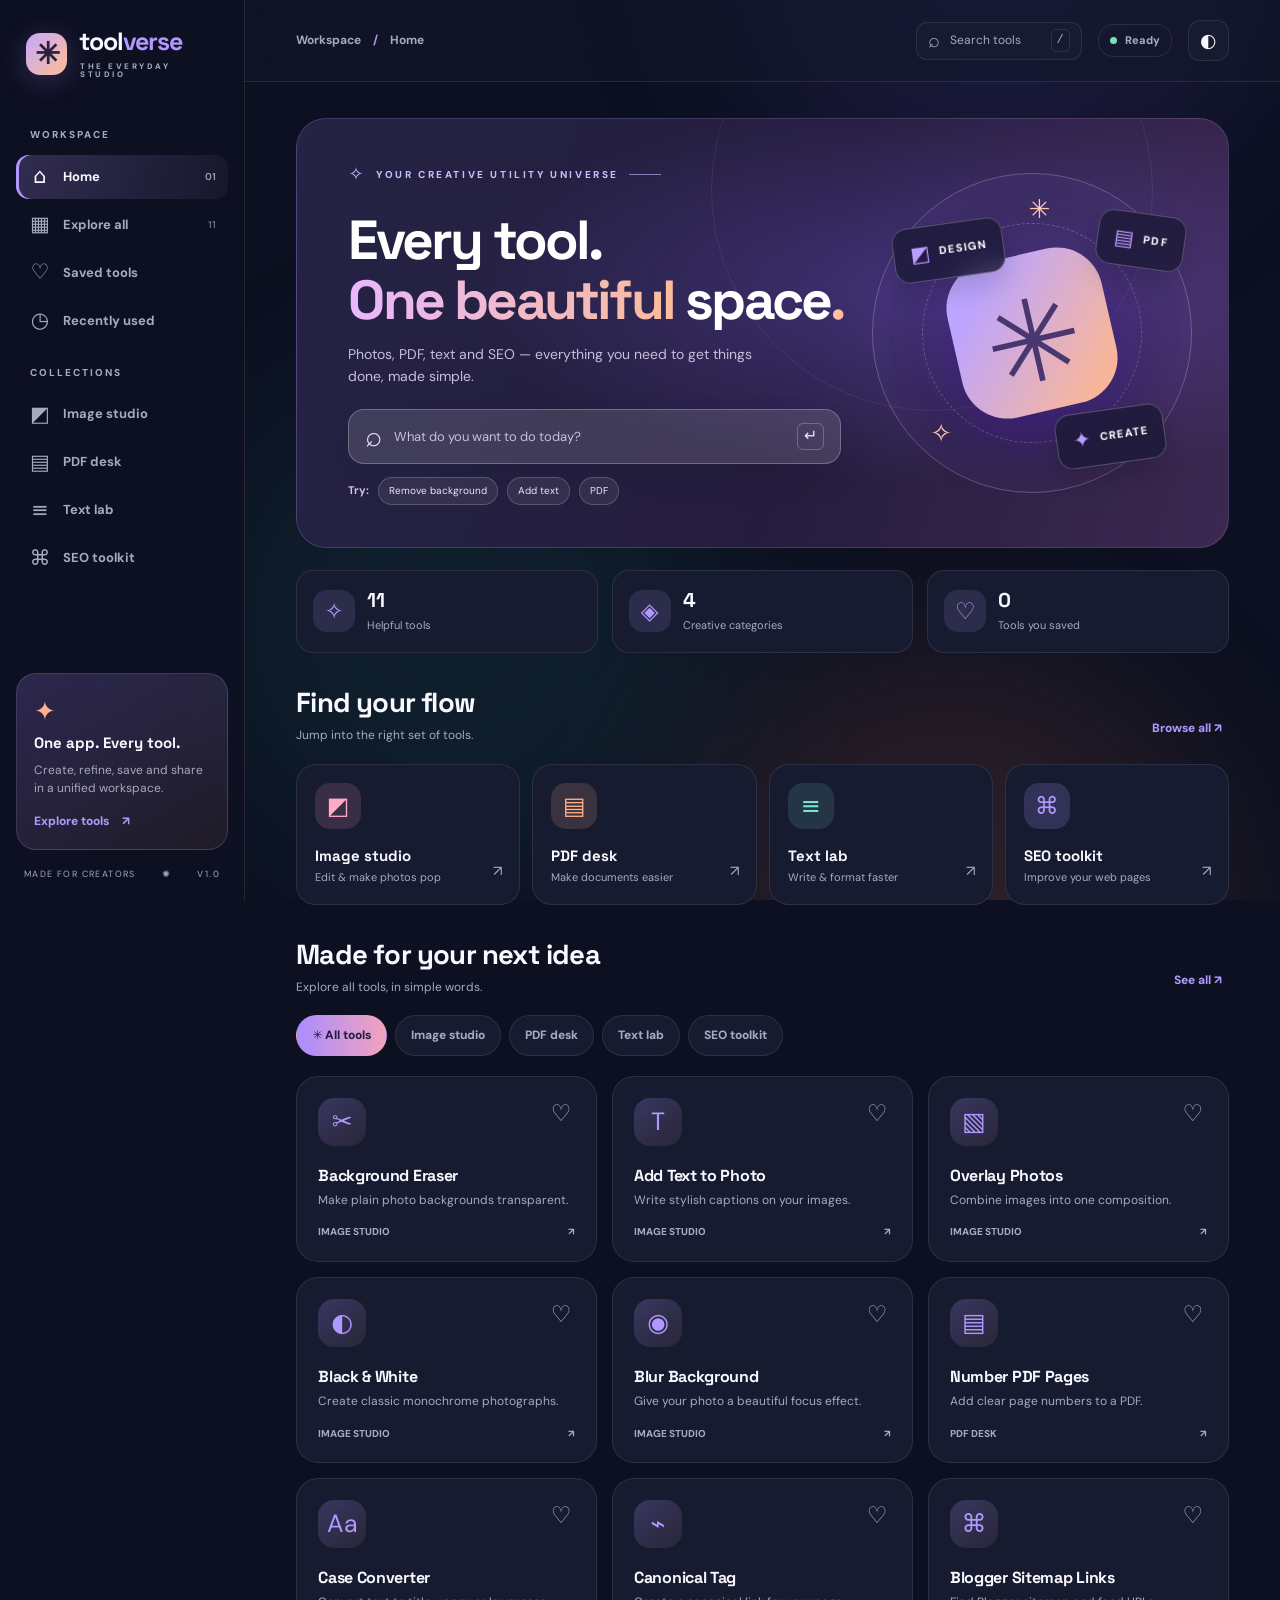
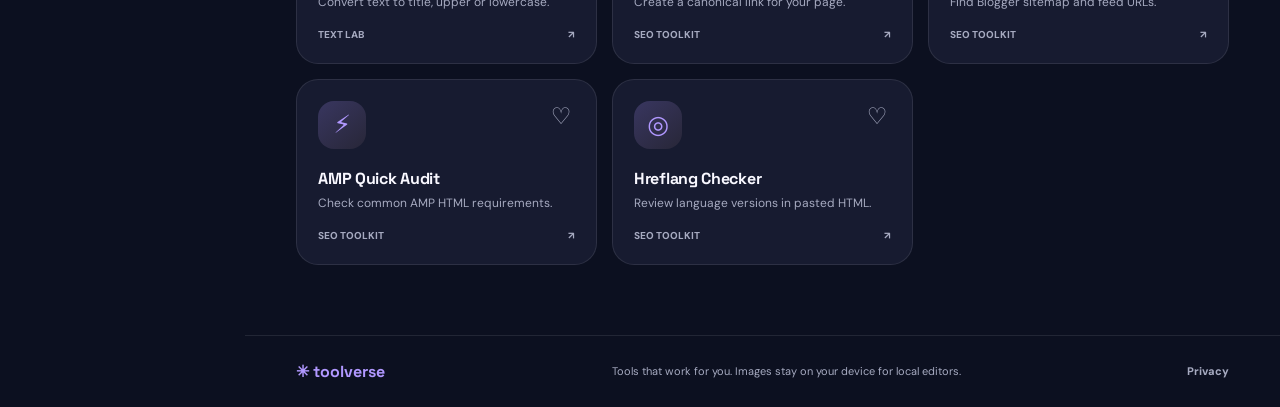
<file: index.html>
<!doctype html>
<html lang="en">
<head>
  <meta charset="utf-8">
  <meta name="viewport" content="width=device-width, initial-scale=1, viewport-fit=cover">
  <meta name="theme-color" content="#101124">
  <meta name="description" content="Toolverse: free photo tools, PDF editing, text converters and SEO utilities in one easy workspace.">
  <meta name="robots" content="index,follow">
  <title>Toolverse — All your everyday tools in one app</title>
  <link rel="icon" href="./assets/icon.svg" type="image/svg+xml">
  <link rel="manifest" href="./manifest.webmanifest">
  <meta name="apple-mobile-web-app-capable" content="yes">
  <link rel="stylesheet" href="./assets/styles.css">
</head>
<body>
  <div class="bg-orbs" aria-hidden="true"><i></i><i></i><i></i></div>
  <div class="app">
    <aside class="sidebar" aria-label="Main navigation">
      <a href="./" class="brand" data-nav="home"><span class="brand-icon">✳</span><span>tool<span class="brand-accent">verse</span><small>THE EVERYDAY STUDIO</small></span></a>
      <div class="side-caption">WORKSPACE</div>
      <nav class="side-links" id="sideNav">
        <a href="#home" data-nav="home" class="active"><span>⌂</span> Home <b>01</b></a>
        <a href="#explore" data-nav="explore"><span>▦</span> Explore all <b>11</b></a>
        <a href="#saved" data-nav="saved"><span>♡</span> Saved tools</a>
        <a href="#recent" data-nav="recent"><span>◷</span> Recently used</a>
      </nav>
      <div class="side-caption">COLLECTIONS</div>
      <nav class="side-links" id="categoryNav">
        <a href="#category/image" data-category="image"><span>◩</span> Image studio</a>
        <a href="#category/pdf" data-category="pdf"><span>▤</span> PDF desk</a>
        <a href="#category/text" data-category="text"><span>≡</span> Text lab</a>
        <a href="#category/seo" data-category="seo"><span>⌘</span> SEO toolkit</a>
      </nav>
      <div class="side-panel"><span class="side-panel-dot">✦</span><strong>One app. Every tool.</strong><p>Create, refine, save and share in a unified workspace.</p><a href="#explore">Explore tools <span>↗</span></a></div>
      <div class="sidebar-footer">MADE FOR CREATORS <span>✺</span> V1.0</div>
    </aside>
    <div class="main-shell">
      <header class="topbar">
        <div class="top-left"><button class="icon-btn menu-btn" type="button" id="menuBtn" aria-label="Open menu">☰</button><span class="breadcrumb" id="breadcrumb">Workspace <em>/</em> Home</span></div>
        <div class="top-actions">
          <button class="mini-search" type="button" id="searchFocus"><span>⌕</span><span>Search tools</span><kbd>/</kbd></button>
          <span class="online-pill" id="networkBadge"><i></i> Ready</span>
          <button class="icon-btn" type="button" id="themeBtn" aria-label="Toggle color theme" title="Toggle theme">◐</button>
        </div>
      </header>
      <main id="main" tabindex="-1">
        <section class="hero" aria-labelledby="mainTitle">
          <div class="hero-copy">
            <div class="eyebrow"><span>✧</span> YOUR CREATIVE UTILITY UNIVERSE <span class="eyebrow-line"></span></div>
            <h1 id="mainTitle">Every tool.<br><span>One beautiful</span> space<span class="accent-dot">.</span></h1>
            <p>Photos, PDF, text and SEO — everything you need to get things done, made simple.</p>
            <div class="search-wrap"><span class="search-glyph">⌕</span><input id="searchInput" type="search" placeholder="What do you want to do today?" aria-label="Search tools" autocomplete="off"><span class="search-key">↵</span></div>
            <div class="hero-trends"><strong>Try:</strong><button data-search="Remove background">Remove background</button><button data-search="Add text">Add text</button><button data-search="PDF">PDF</button></div>
          </div>
          <div class="hero-art" aria-hidden="true"><div class="art-ring ring-1"></div><div class="art-ring ring-2"></div><div class="art-center">✳</div><div class="art-float one"><span>◩</span> DESIGN</div><div class="art-float two"><span>▤</span> PDF</div><div class="art-float three"><span>✦</span> CREATE</div><div class="art-spark one">✳</div><div class="art-spark two">✧</div></div>
        </section>
        <div id="dynamic"></div>
        <noscript><section class="fallback"><h2>Explore 11 tools</h2><p>Enable JavaScript to use the tools.</p><p>Image overlays, add text to photo, simple background eraser, black and white converter, blur photo, PDF page numbers, case converter, canonical tag generator, Blogger sitemap helper, AMP HTML audit and hreflang checker.</p></section></noscript>
      </main>
      <footer class="footer"><span>✳ toolverse</span><span>Tools that work for you. Images stay on your device for local editors.</span><a href="./privacy.html">Privacy</a></footer>
    </div>
  </div>
  <nav class="bottom-nav" aria-label="Mobile navigation">
    <a href="#home" data-nav="home" class="active"><span>⌂</span><small>Home</small></a>
    <a href="#explore" data-nav="explore"><span>▦</span><small>Explore</small></a>
    <a href="#saved" data-nav="saved"><span>♡</span><small>Saved</small></a>
    <a href="#recent" data-nav="recent"><span>◷</span><small>Recent</small></a>
  </nav>
  <div id="drawerShade" class="drawer-shade" hidden></div>
  <div id="toast" role="status" aria-live="polite"></div>
  <script defer src="./assets/app.js"></script>
  <script defer src="./assets/tools.js"></script>
</body>
</html>
</file>
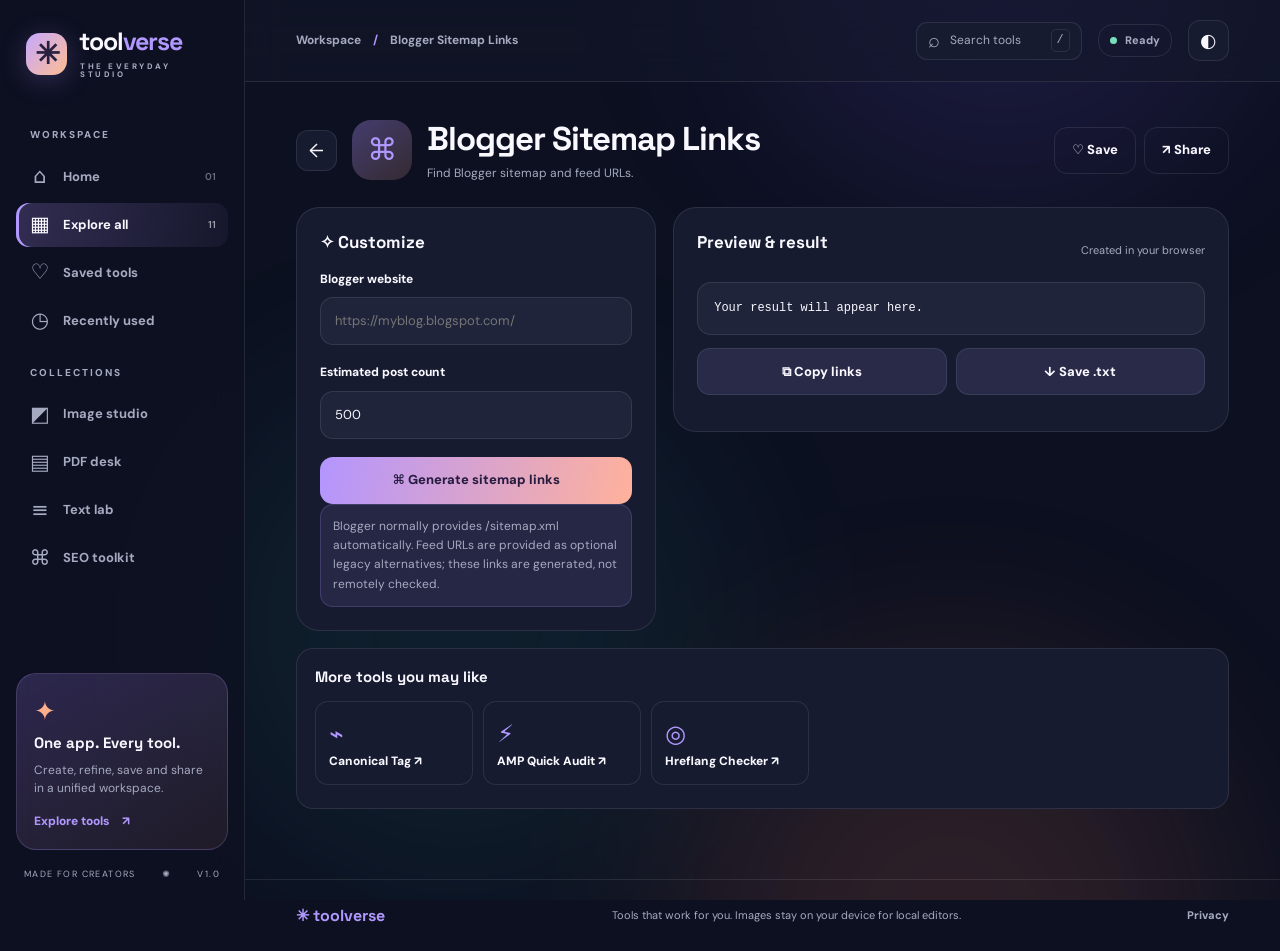
<file: adaptive.html>
<!doctype html><html lang="en"><head><meta charset="utf-8"><meta name="viewport" content="width=device-width,initial-scale=1"><meta name="robots" content="noindex,follow"><meta http-equiv="refresh" content="0;url=./index.html#tool/adaptive-sitemap"><title>Opening Toolverse tool…</title></head><body><p><a href="./index.html#tool/adaptive-sitemap">Open this tool in Toolverse</a></p></body></html>
</file>
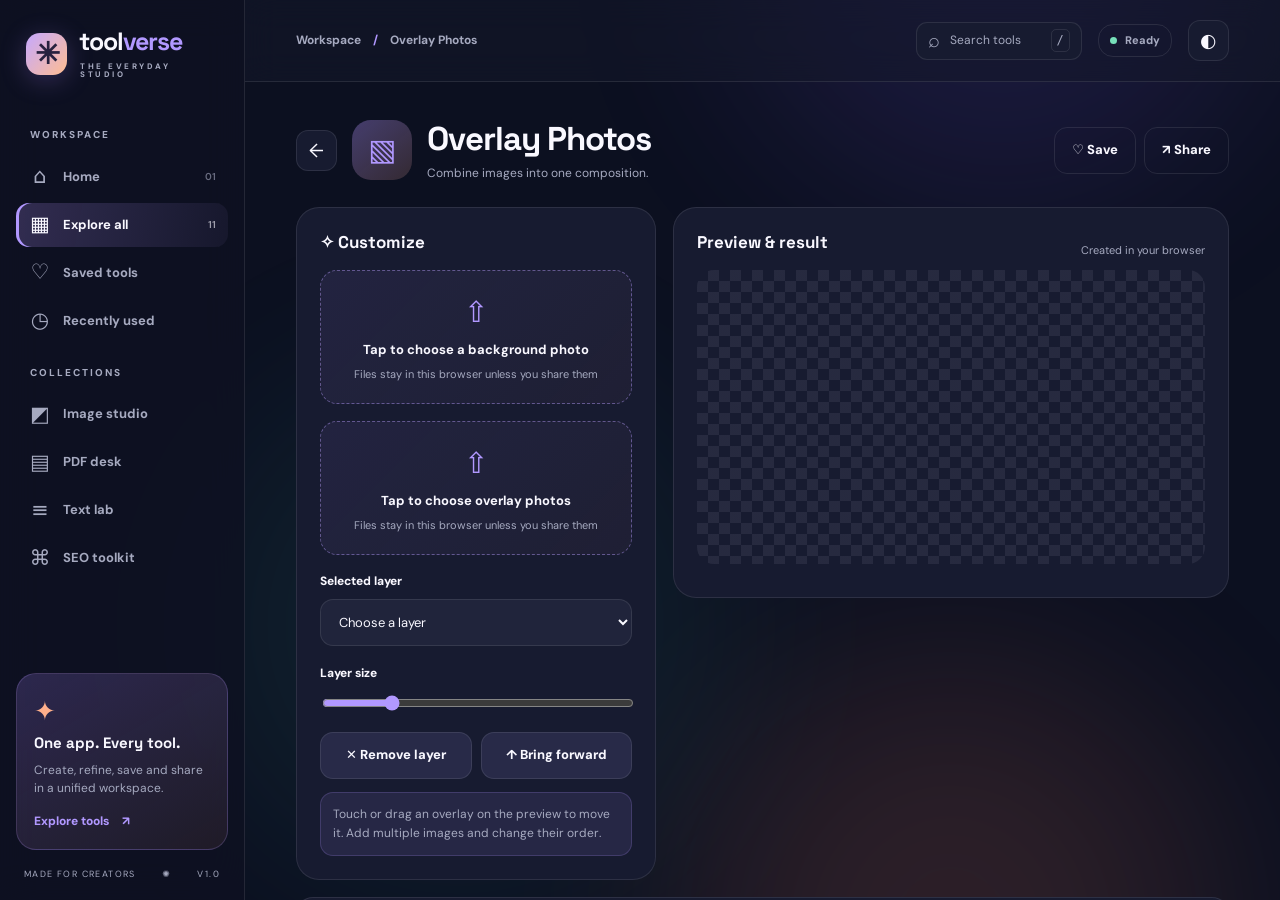
<file: add-images.html>
<!doctype html><html lang="en"><head><meta charset="utf-8"><meta name="viewport" content="width=device-width,initial-scale=1"><meta name="robots" content="noindex,follow"><meta http-equiv="refresh" content="0;url=./index.html#tool/add-images"><title>Opening Toolverse tool…</title></head><body><p><a href="./index.html#tool/add-images">Open this tool in Toolverse</a></p></body></html>
</file>
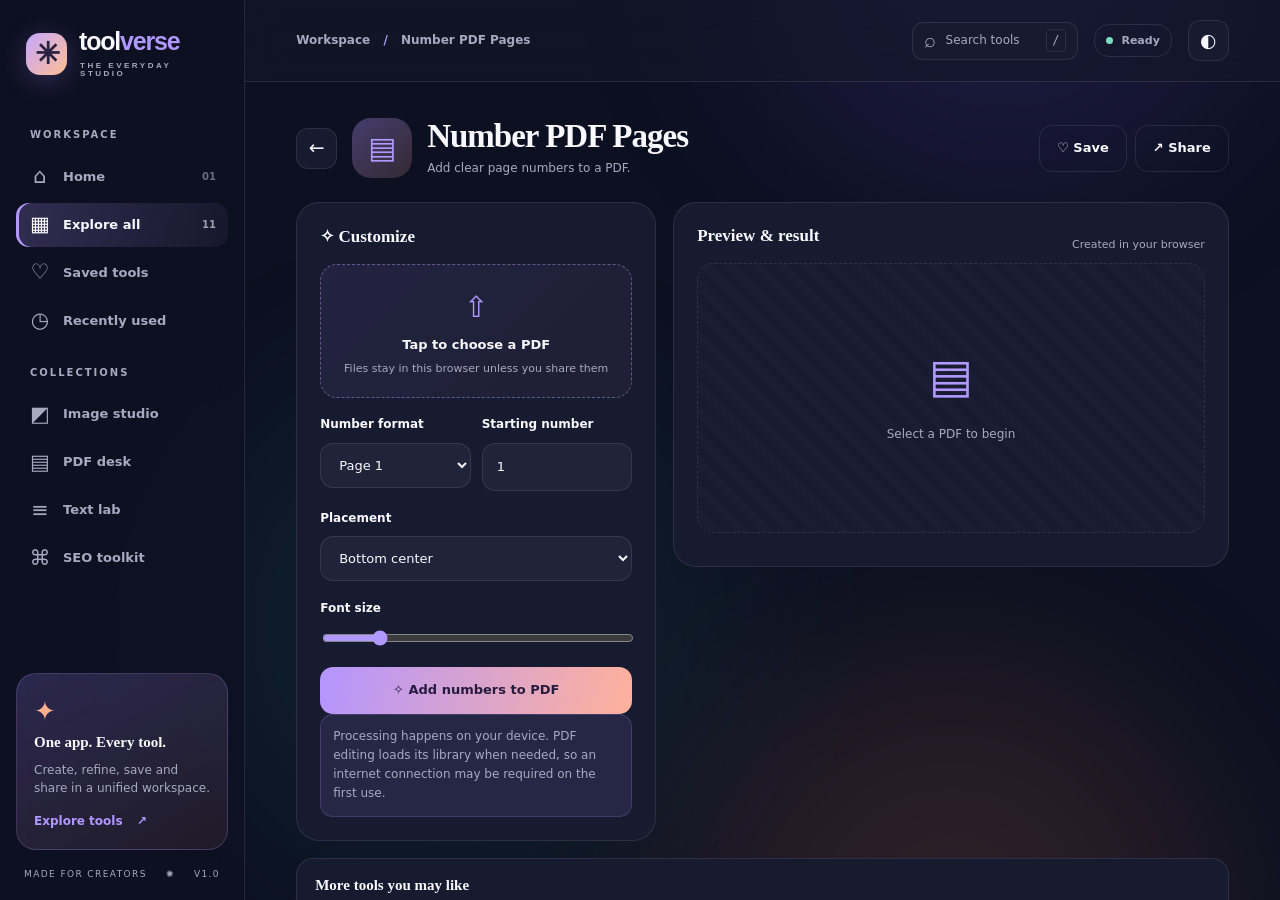
<file: add-pages.html>
<!doctype html><html lang="en"><head><meta charset="utf-8"><meta name="viewport" content="width=device-width,initial-scale=1"><meta name="robots" content="noindex,follow"><meta http-equiv="refresh" content="0;url=./index.html#tool/add-pages"><title>Opening Toolverse tool…</title></head><body><p><a href="./index.html#tool/add-pages">Open this tool in Toolverse</a></p></body></html>
</file>
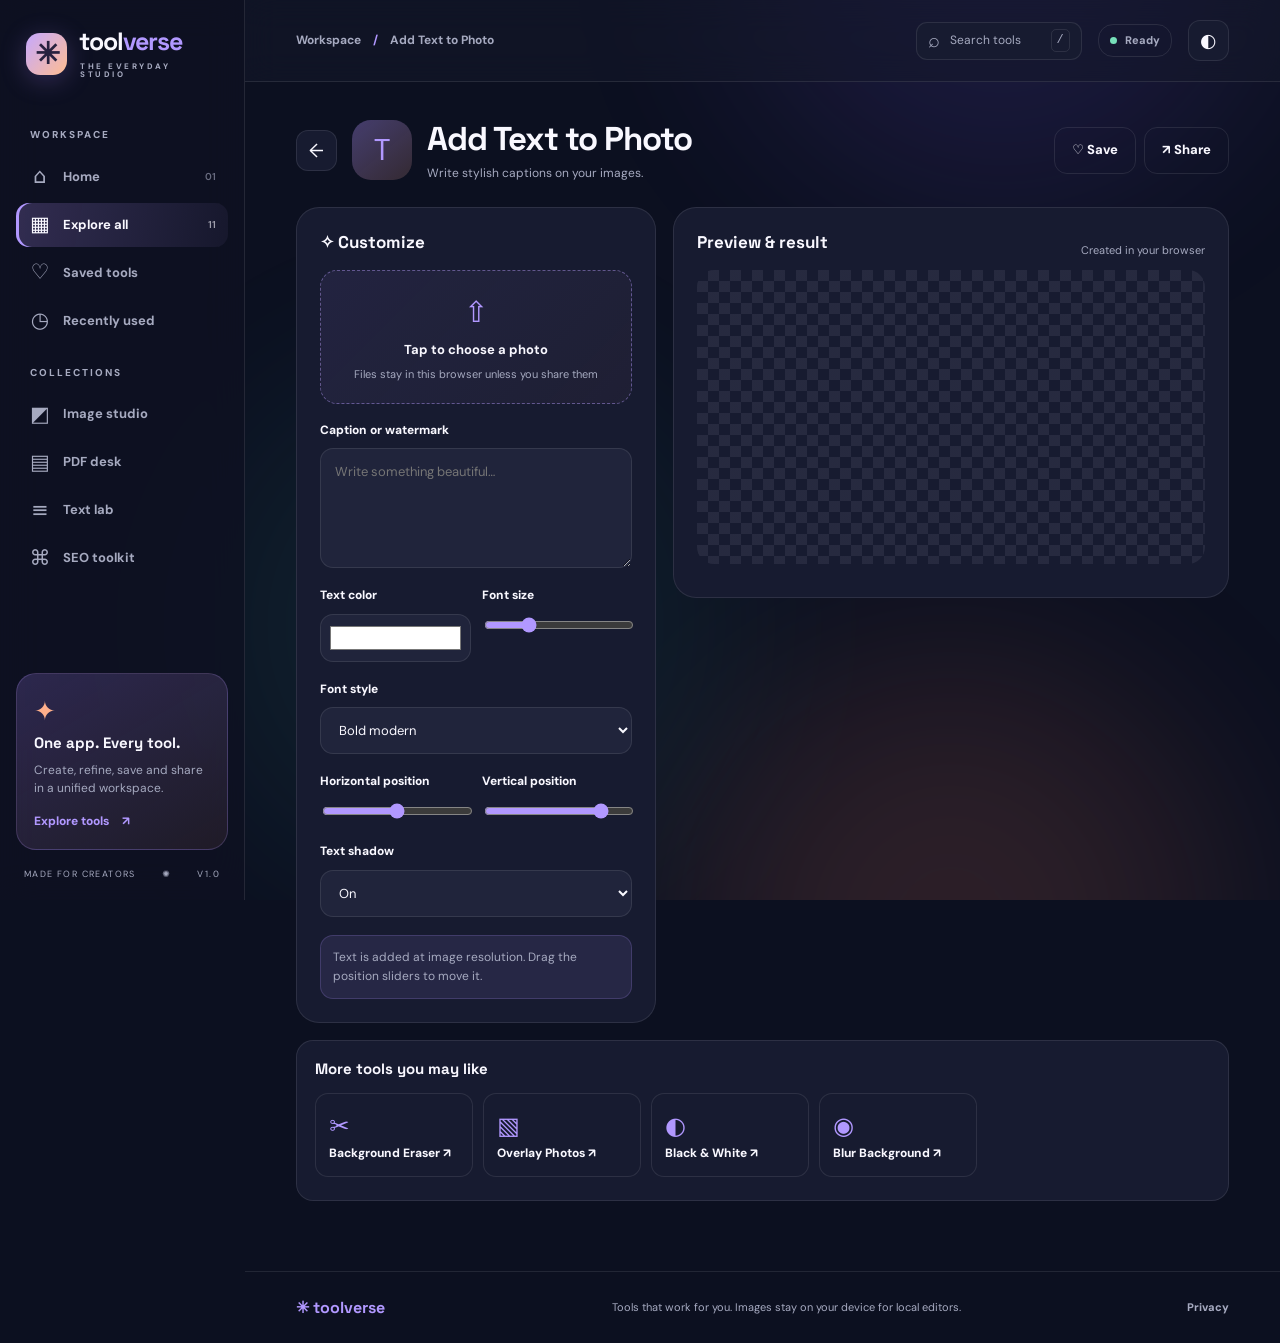
<file: add-text.html>
<!doctype html><html lang="en"><head><meta charset="utf-8"><meta name="viewport" content="width=device-width,initial-scale=1"><meta name="robots" content="noindex,follow"><meta http-equiv="refresh" content="0;url=./index.html#tool/add-text"><title>Opening Toolverse tool…</title></head><body><p><a href="./index.html#tool/add-text">Open this tool in Toolverse</a></p></body></html>
</file>
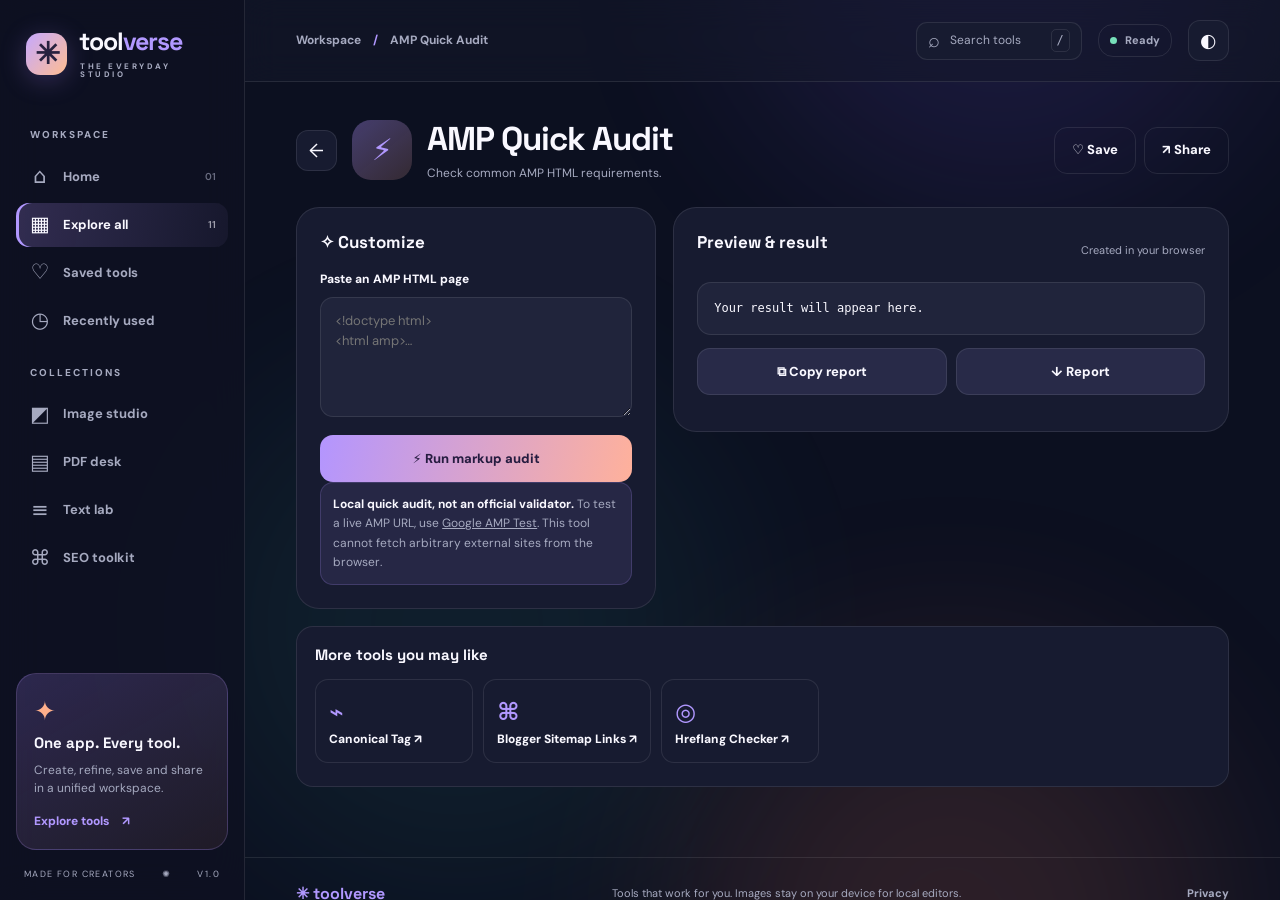
<file: amp-validator.html>
<!doctype html><html lang="en"><head><meta charset="utf-8"><meta name="viewport" content="width=device-width,initial-scale=1"><meta name="robots" content="noindex,follow"><meta http-equiv="refresh" content="0;url=./index.html#tool/amp-validator"><title>Opening Toolverse tool…</title></head><body><p><a href="./index.html#tool/amp-validator">Open this tool in Toolverse</a></p></body></html>
</file>
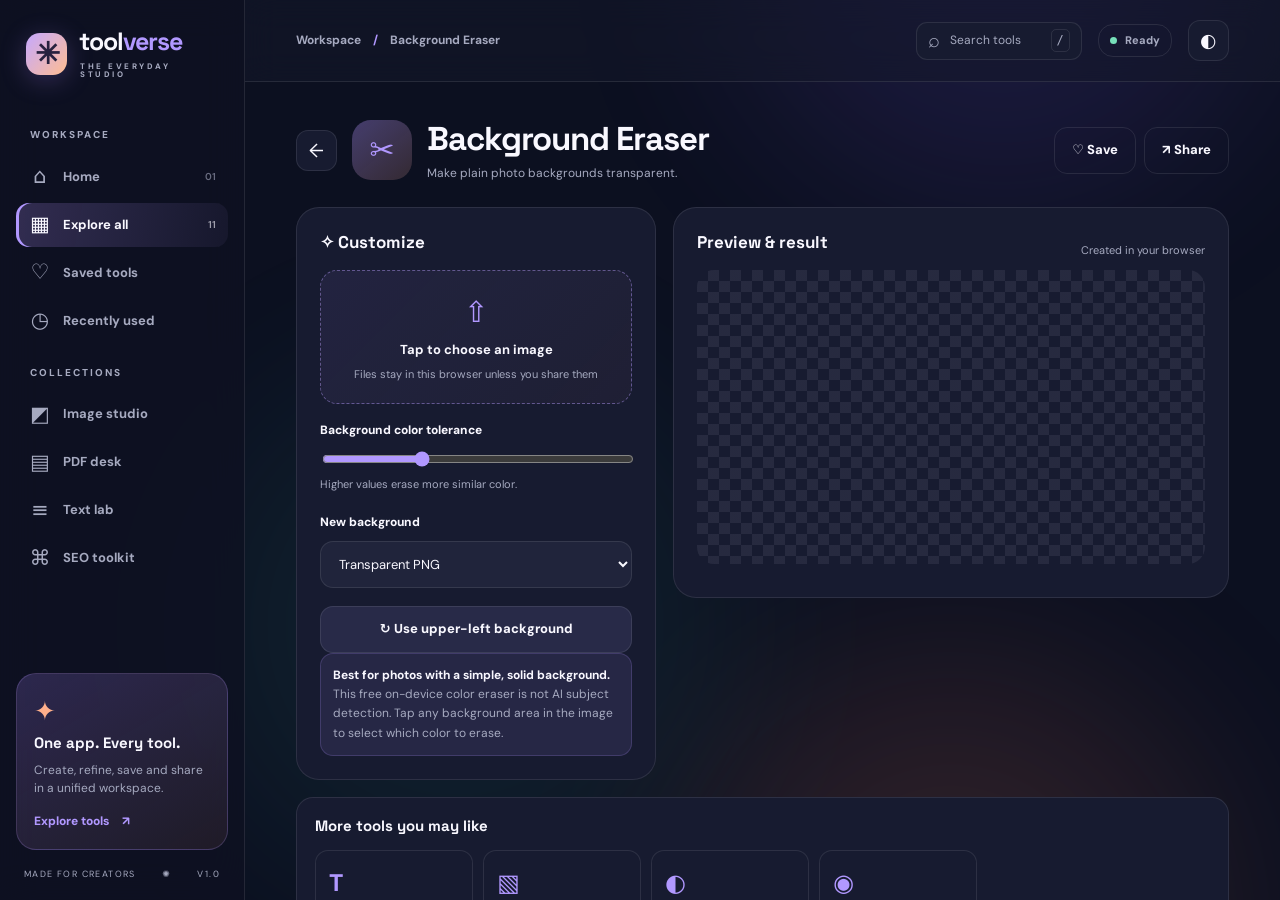
<file: bg.html>
<!doctype html><html lang="en"><head><meta charset="utf-8"><meta name="viewport" content="width=device-width,initial-scale=1"><meta name="robots" content="noindex,follow"><meta http-equiv="refresh" content="0;url=./index.html#tool/bg"><title>Opening Toolverse tool…</title></head><body><p><a href="./index.html#tool/bg">Open this tool in Toolverse</a></p></body></html>
</file>
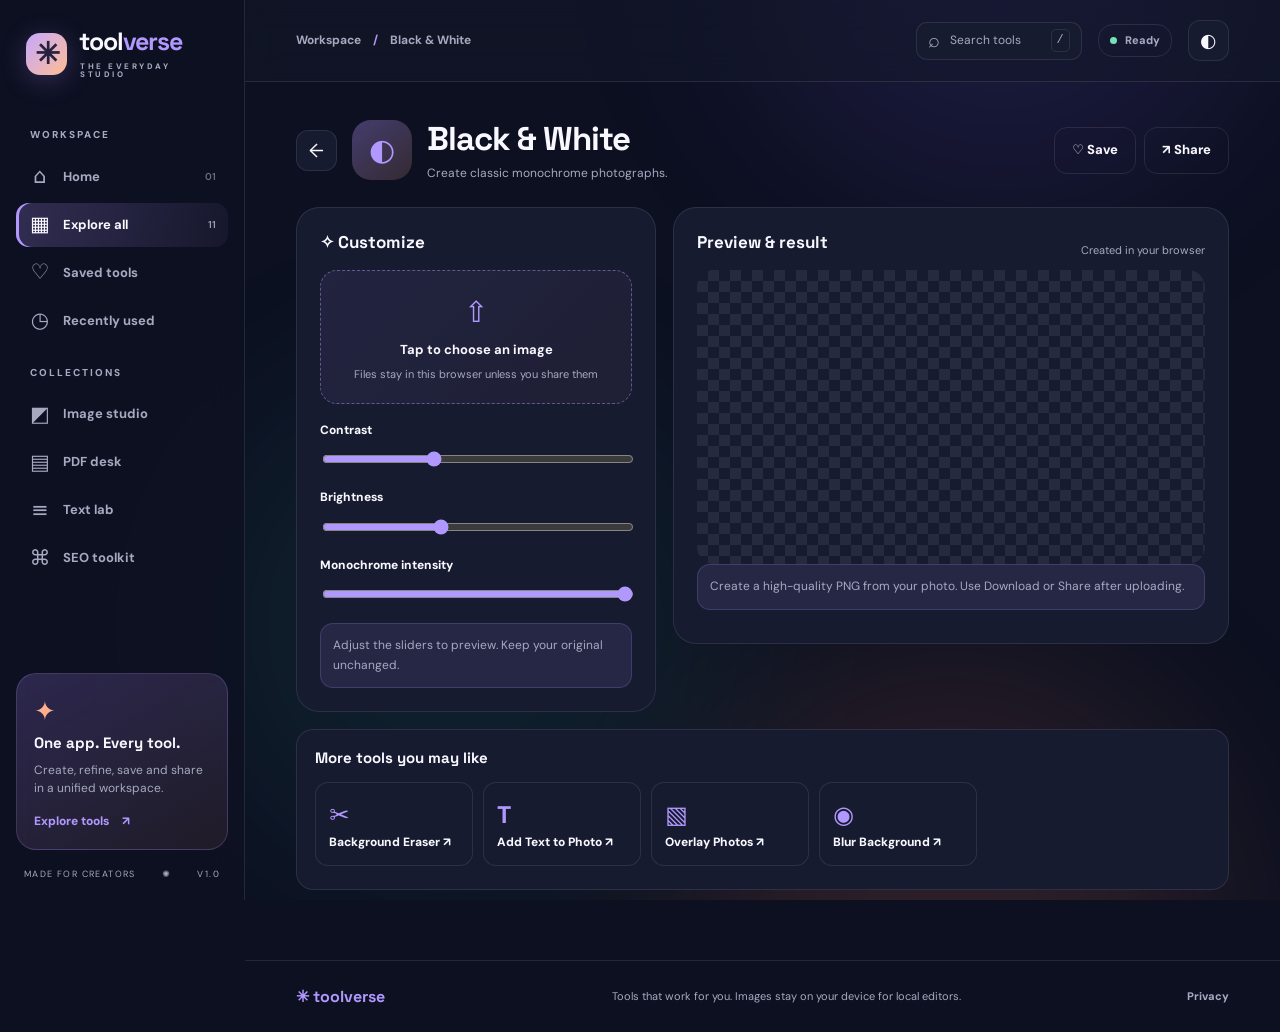
<file: black-&-white.html>
<!doctype html><html lang="en"><head><meta charset="utf-8"><meta name="viewport" content="width=device-width,initial-scale=1"><meta name="robots" content="noindex,follow"><meta http-equiv="refresh" content="0;url=./index.html#tool/black-white"><title>Opening Toolverse tool…</title></head><body><p><a href="./index.html#tool/black-white">Open this tool in Toolverse</a></p></body></html>
</file>
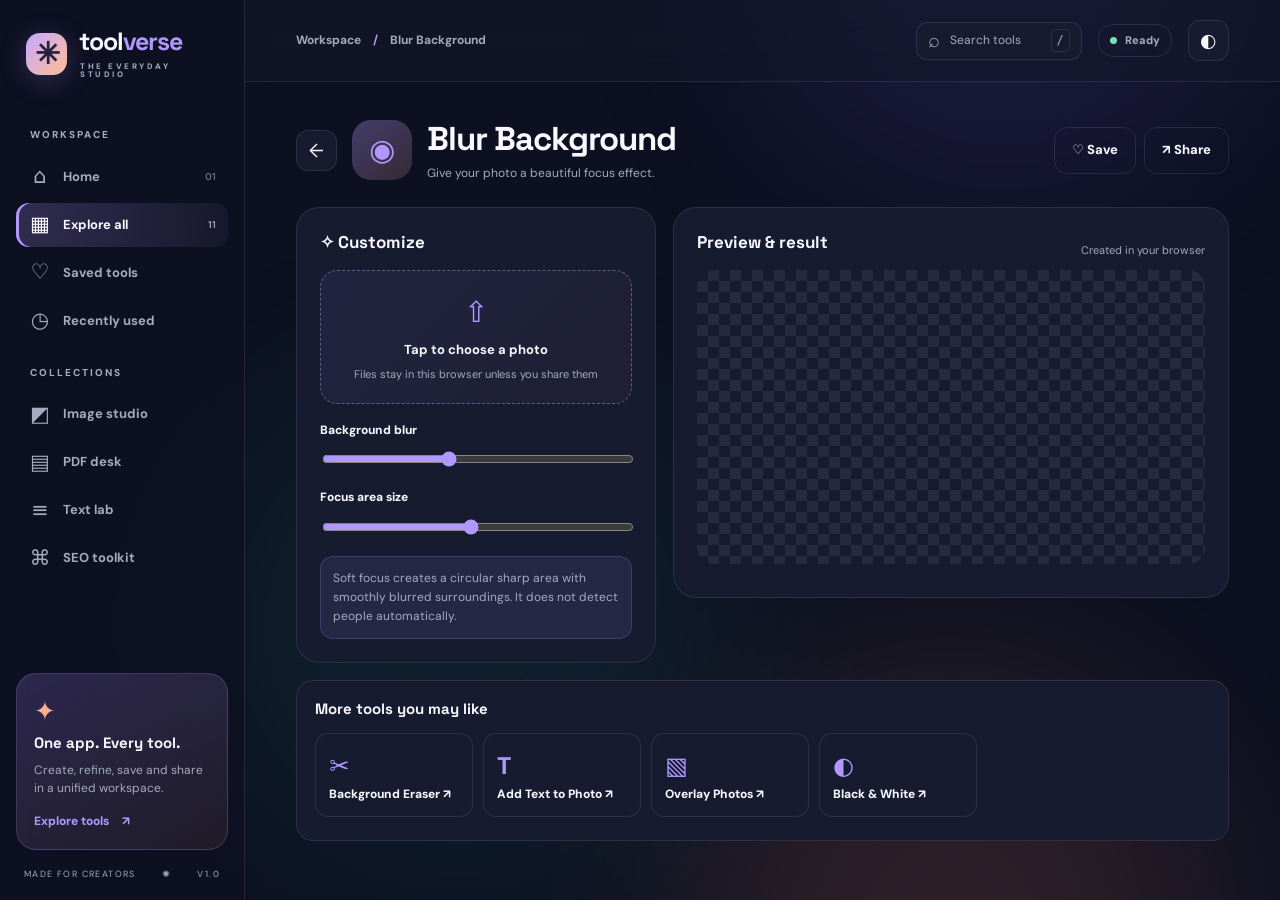
<file: blur.html>
<!doctype html><html lang="en"><head><meta charset="utf-8"><meta name="viewport" content="width=device-width,initial-scale=1"><meta name="robots" content="noindex,follow"><meta http-equiv="refresh" content="0;url=./index.html#tool/blur"><title>Opening Toolverse tool…</title></head><body><p><a href="./index.html#tool/blur">Open this tool in Toolverse</a></p></body></html>
</file>
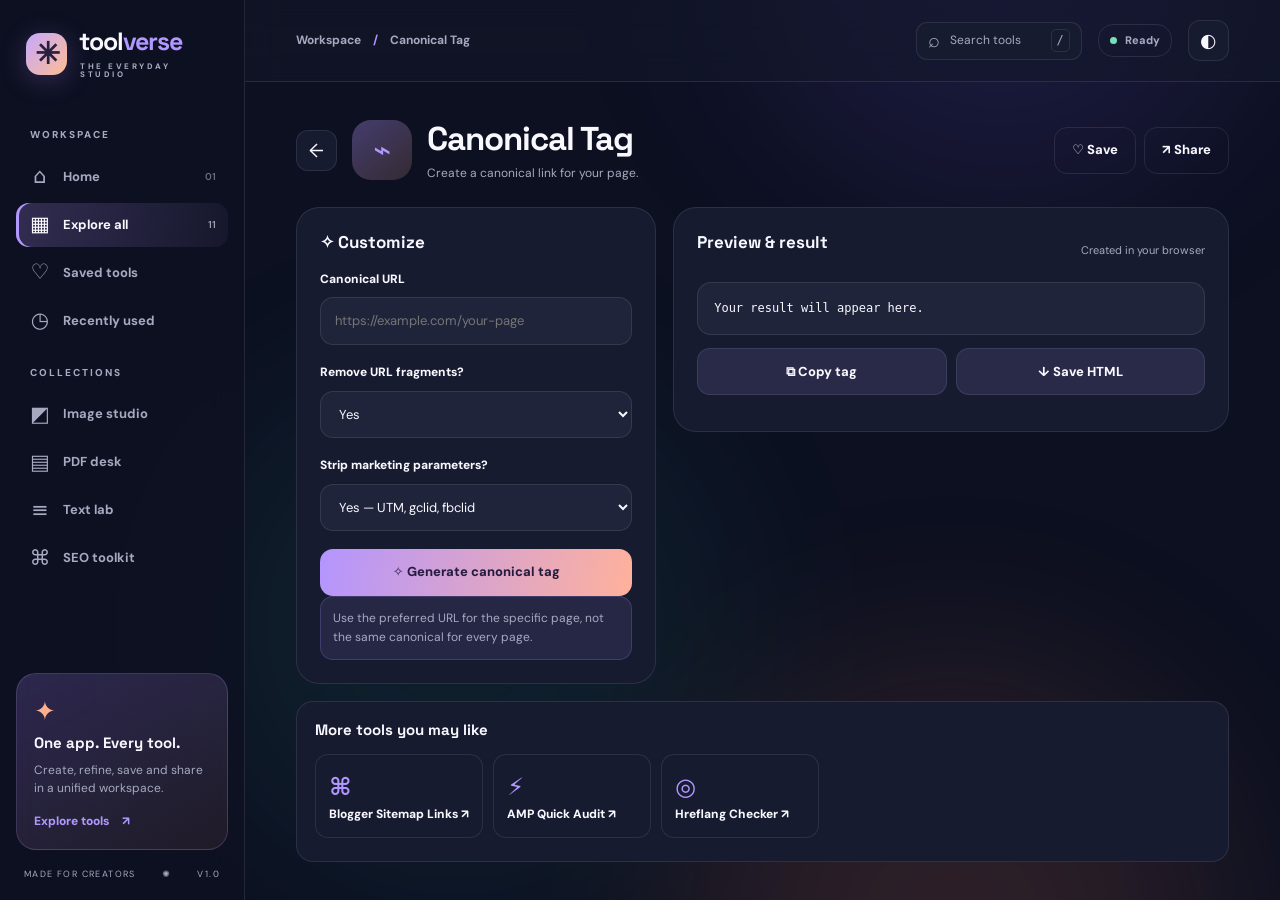
<file: canonical-tag.html>
<!doctype html><html lang="en"><head><meta charset="utf-8"><meta name="viewport" content="width=device-width,initial-scale=1"><meta name="robots" content="noindex,follow"><meta http-equiv="refresh" content="0;url=./index.html#tool/canonical-tag"><title>Opening Toolverse tool…</title></head><body><p><a href="./index.html#tool/canonical-tag">Open this tool in Toolverse</a></p></body></html>
</file>
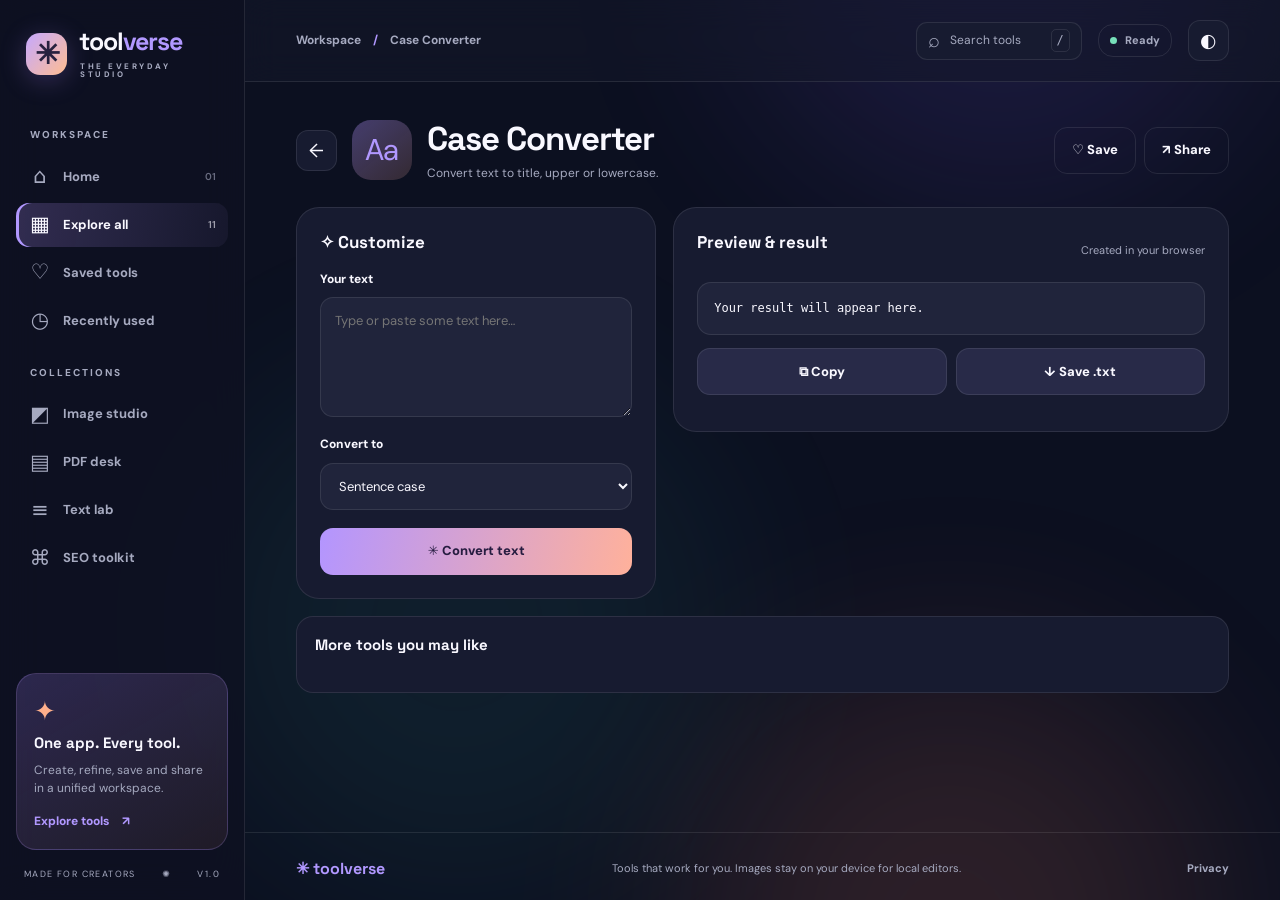
<file: case-converter.html>
<!doctype html><html lang="en"><head><meta charset="utf-8"><meta name="viewport" content="width=device-width,initial-scale=1"><meta name="robots" content="noindex,follow"><meta http-equiv="refresh" content="0;url=./index.html#tool/case-converter"><title>Opening Toolverse tool…</title></head><body><p><a href="./index.html#tool/case-converter">Open this tool in Toolverse</a></p></body></html>
</file>
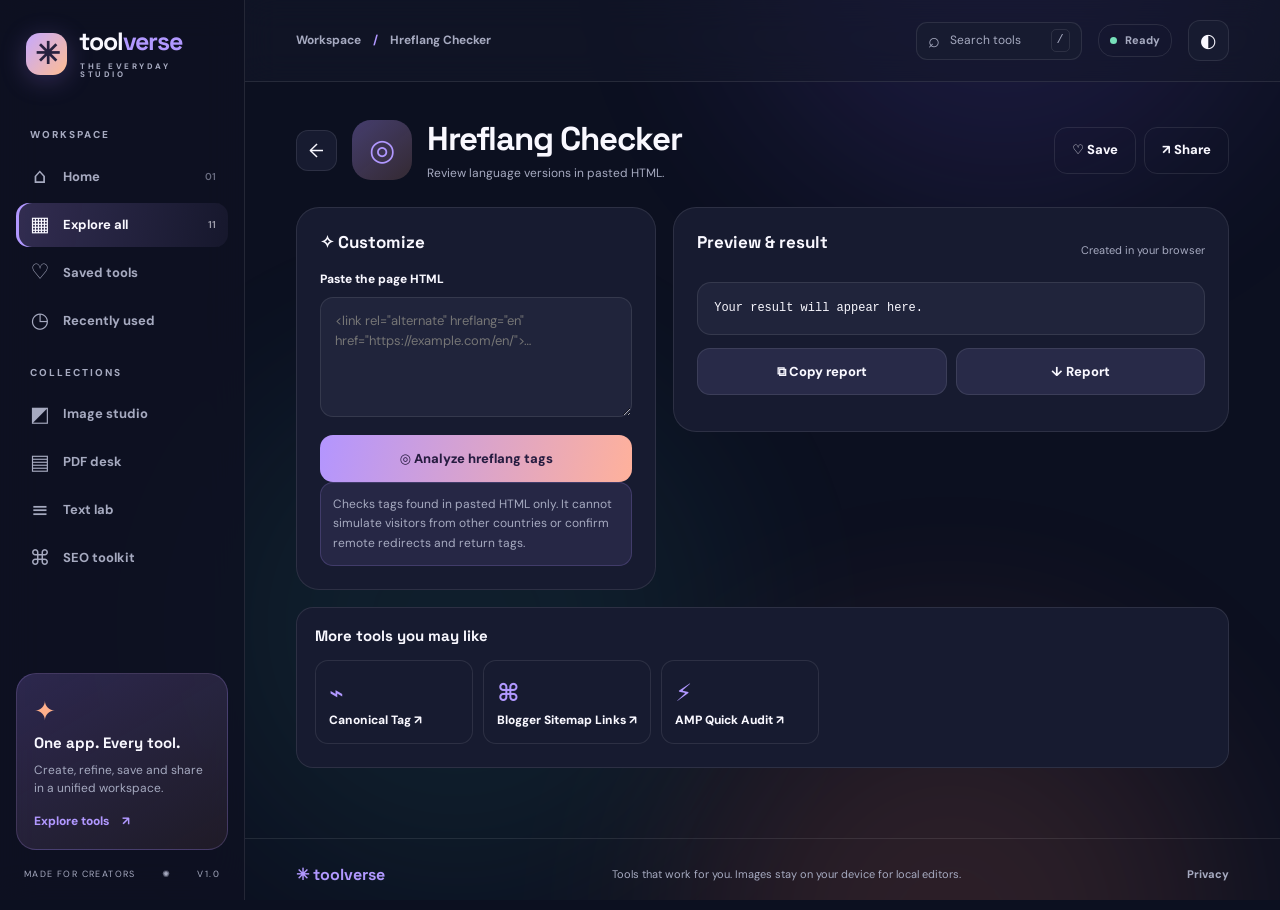
<file: hreflang.html>
<!doctype html><html lang="en"><head><meta charset="utf-8"><meta name="viewport" content="width=device-width,initial-scale=1"><meta name="robots" content="noindex,follow"><meta http-equiv="refresh" content="0;url=./index.html#tool/locale-adaptive"><title>Opening Toolverse tool…</title></head><body><p><a href="./index.html#tool/locale-adaptive">Open this tool in Toolverse</a></p></body></html>
</file>
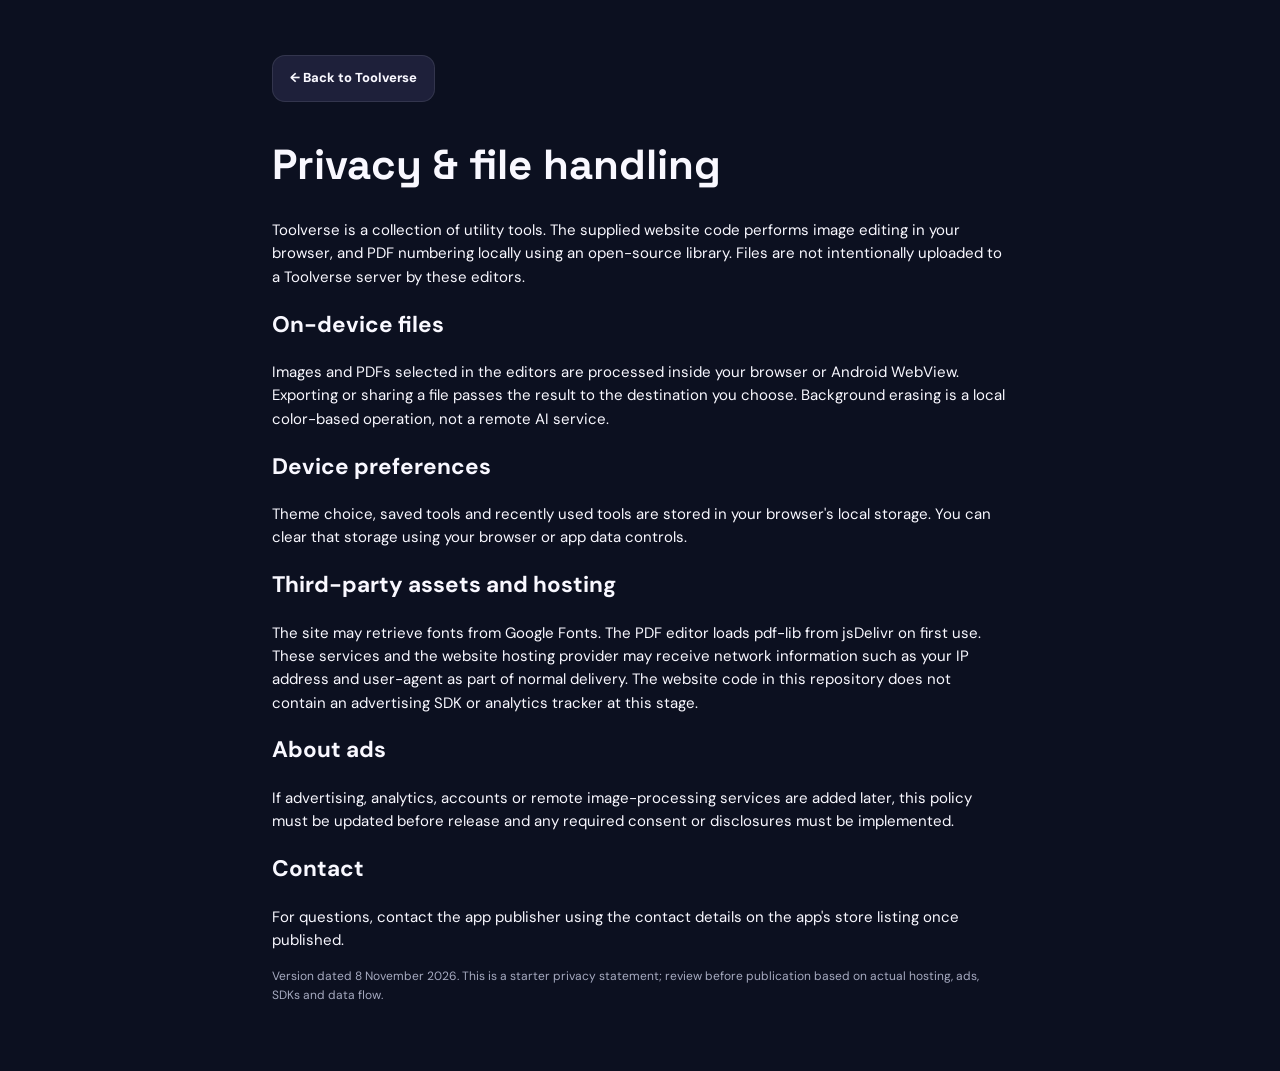
<file: privacy.html>
<!doctype html><html lang="en"><head><meta charset="utf-8"><meta name="viewport" content="width=device-width,initial-scale=1,viewport-fit=cover"><title>Privacy — Toolverse</title><link rel="stylesheet" href="./assets/styles.css"></head><body><main style="max-width:780px;margin:0 auto;padding:55px 22px"><a href="./" class="btn secondary">← Back to Toolverse</a><h1 style="font:700 42px 'Space Grotesk',sans-serif;margin-top:36px">Privacy & file handling</h1><p>Toolverse is a collection of utility tools. The supplied website code performs image editing in your browser, and PDF numbering locally using an open-source library. Files are not intentionally uploaded to a Toolverse server by these editors.</p><h2>On-device files</h2><p>Images and PDFs selected in the editors are processed inside your browser or Android WebView. Exporting or sharing a file passes the result to the destination you choose. Background erasing is a local color-based operation, not a remote AI service.</p><h2>Device preferences</h2><p>Theme choice, saved tools and recently used tools are stored in your browser's local storage. You can clear that storage using your browser or app data controls.</p><h2>Third-party assets and hosting</h2><p>The site may retrieve fonts from Google Fonts. The PDF editor loads pdf-lib from jsDelivr on first use. These services and the website hosting provider may receive network information such as your IP address and user-agent as part of normal delivery. The website code in this repository does not contain an advertising SDK or analytics tracker at this stage.</p><h2>About ads</h2><p>If advertising, analytics, accounts or remote image-processing services are added later, this policy must be updated before release and any required consent or disclosures must be implemented.</p><h2>Contact</h2><p>For questions, contact the app publisher using the contact details on the app's store listing once published.</p><p style="color:var(--muted);font-size:12px">Version dated 8 November 2026. This is a starter privacy statement; review before publication based on actual hosting, ads, SDKs and data flow.</p></main></body></html>
</file>
<file: assets/styles.css>
@import url('https://fonts.googleapis.com/css2?family=DM+Sans:wght@400;500;600;700;800&family=Space+Grotesk:wght@400;500;600;700&display=swap');
:root{color-scheme:dark;--bg:#0c1020;--panel:#171b30;--panel2:#20243b;--ink:#f9f8ff;--muted:#a6aac0;--line:rgba(255,255,255,.095);--violet:#b198ff;--peach:#ffaf8b;--mint:#7ce9d6;--sky:#9bd2ff;--shadow:0 16px 44px rgba(0,0,0,.22);--radius:24px;--side:245px}
:root.light{color-scheme:light;--bg:#f7f5ff;--panel:#fff;--panel2:#f0eefe;--ink:#1e1b37;--muted:#68647b;--line:rgba(32,28,64,.10);--violet:#7050dc;--peach:#c25c4c;--mint:#087b6b;--sky:#375cbd;--shadow:0 16px 40px rgba(48,34,101,.09)}
*{box-sizing:border-box}html{scroll-behavior:smooth;-webkit-text-size-adjust:100%}body{margin:0;background:var(--bg);color:var(--ink);font:15px/1.55 'DM Sans',system-ui,sans-serif;min-height:100vh}a{color:inherit;text-decoration:none}button,input,textarea,select{font:inherit}button{cursor:pointer}button:disabled{opacity:.52;cursor:not-allowed}img,canvas{max-width:100%}input,textarea,select{color:var(--ink)}::selection{background:rgba(178,150,255,.36)}:focus-visible{outline:3px solid var(--mint);outline-offset:3px}[hidden]{display:none!important}
.bg-orbs{pointer-events:none;position:fixed;inset:0;overflow:hidden;z-index:-1}.bg-orbs i{position:absolute;width:530px;height:530px;border-radius:50%;filter:blur(100px);opacity:.13}.bg-orbs i:nth-child(1){background:#815dff;top:-330px;right:1%}.bg-orbs i:nth-child(2){background:#ff835e;bottom:-290px;right:5%}.bg-orbs i:nth-child(3){background:#40efdb;top:40%;left:15%;opacity:.065}
.app{display:flex;max-width:1900px;margin:0 auto}.sidebar{position:sticky;top:0;height:100dvh;width:var(--side);flex-shrink:0;display:flex;flex-direction:column;padding:28px 16px 18px;background:rgba(15,17,34,.78);border-right:1px solid var(--line);backdrop-filter:blur(18px);z-index:20}.light .sidebar{background:rgba(255,255,255,.79)}
.brand{display:flex;align-items:center;gap:12px;padding:0 10px 26px;font-family:'Space Grotesk',sans-serif;font-size:25px;font-weight:700;letter-spacing:-1.2px;line-height:1.1}.brand-icon{background:linear-gradient(130deg,#c5a8ff,#ffbd92);box-shadow:0 5px 26px rgba(168,129,255,.25);color:#27213f;width:42px;height:42px;border-radius:14px;display:grid;place-items:center;font-size:30px}.brand-accent{color:var(--violet)}.brand small{display:block;color:var(--muted);font-family:'DM Sans',sans-serif;font-size:8px;font-weight:800;letter-spacing:2.5px;margin:6px 0 0 1px}
.side-caption{margin:22px 14px 12px;color:var(--muted);font-size:10px;letter-spacing:2px;font-weight:800}.side-links{display:grid;gap:4px}.side-links a{min-height:44px;border-radius:13px;display:flex;align-items:center;gap:11px;padding:0 12px;color:var(--muted);font-size:13px;font-weight:700;transition:background .2s,color .2s}.side-links a>span{font-size:21px;font-weight:400;width:24px;text-align:center}.side-links a b{margin-left:auto;font-size:10px;font-weight:600;opacity:.6}.side-links a.active,.side-links a:hover{background:linear-gradient(100deg,rgba(180,149,255,.22),rgba(180,149,255,.055));color:var(--ink)}.side-links a.active{box-shadow:inset 3px 0 var(--violet)}
.side-panel{margin-top:auto;background:linear-gradient(150deg,rgba(163,131,250,.21),rgba(255,169,127,.075));border:1px solid rgba(183,153,255,.21);padding:17px;border-radius:20px}.side-panel-dot{color:var(--peach);font-size:26px}.side-panel strong{display:block;font-family:'Space Grotesk';font-size:15px}.side-panel p{font-size:12px;color:var(--muted);margin:6px 0 11px}.side-panel a{font-size:12px;font-weight:800;color:var(--violet)}.side-panel a span{margin-left:10px}.sidebar-footer{padding:18px 8px 0;color:var(--muted);font-size:9px;letter-spacing:1.4px;display:flex;justify-content:space-between}
.main-shell{flex:1;min-width:0}.topbar{height:82px;display:flex;align-items:center;justify-content:space-between;gap:12px;padding:0 clamp(22px,4vw,57px);border-bottom:1px solid var(--line);background:rgba(20,24,43,.55);backdrop-filter:blur(16px);position:sticky;top:0;z-index:12}.light .topbar{background:rgba(255,255,255,.76)}.top-left,.top-actions{display:flex;align-items:center;gap:16px}.breadcrumb{color:var(--muted);font-size:12px;font-weight:700}.breadcrumb em{font-style:normal;padding:0 9px;color:var(--violet)}.icon-btn{width:41px;height:41px;border:1px solid var(--line);background:var(--panel);border-radius:12px;color:var(--ink);font-size:19px;display:grid;place-items:center}.menu-btn{display:none}.mini-search{min-width:166px;height:38px;border:1px solid var(--line);background:var(--panel);border-radius:11px;color:var(--muted);display:flex;gap:10px;align-items:center;padding:0 11px;font-size:12px}.mini-search span:first-child{font-size:20px}.mini-search kbd{margin-left:auto;border:1px solid var(--line);border-radius:5px;padding:1px 5px}.online-pill{white-space:nowrap;border:1px solid var(--line);padding:7px 11px;border-radius:15px;font-size:11px;font-weight:800;color:var(--muted)}.online-pill i{display:inline-block;width:7px;height:7px;margin-right:5px;border-radius:50%;background:#77e0ba}.online-pill.offline i{background:#ff9e8d}
main{min-height:calc(100vh - 150px);padding:36px clamp(22px,4vw,57px) 70px;max-width:1580px;margin:0 auto}
.hero{position:relative;border:1px solid rgba(194,170,255,.18);border-radius:30px;min-height:350px;overflow:hidden;background:radial-gradient(ellipse at 72% 40%,rgba(134,98,255,.31),transparent 53%),linear-gradient(105deg,#242344,#251d3e 55%,#3c2851);padding:42px clamp(25px,4vw,55px);display:flex;align-items:center;justify-content:space-between;isolation:isolate}.light .hero{background:linear-gradient(110deg,#eae4ff,#fde8e6)}.hero:before{content:'';position:absolute;width:440px;height:440px;border-radius:50%;border:1px solid rgba(255,255,255,.065);right:8%;top:-150px;pointer-events:none}.hero-copy{max-width:600px;z-index:1}.eyebrow{font-size:10px;letter-spacing:2.6px;color:#d0b9ff;font-weight:800;display:flex;gap:10px;align-items:center}.light .eyebrow{color:#775abb}.eyebrow span:first-child{font-size:18px}.eyebrow-line{display:block;width:32px;height:1px;background:currentColor;opacity:.6}.hero h1{font:700 clamp(37px,4.3vw,66px)/1.09 'Space Grotesk',sans-serif;letter-spacing:-2.8px;margin:21px 0 14px;color:#fff}.light .hero h1{color:#2e2146}.hero h1>span{background:linear-gradient(90deg,#e9b7ff,#fabc9a);color:transparent;background-clip:text}.light .hero h1>span{background-image:linear-gradient(90deg,#7551bb,#d56d6a)}.accent-dot{color:#ffbe9c!important;background:none!important}.hero p{color:#c7bfdc;max-width:440px;margin:0 0 22px;font-size:14px}.light .hero p{color:#635674}
.search-wrap{width:min(100%,493px);height:55px;display:flex;align-items:center;gap:10px;border:1px solid rgba(255,255,255,.25);border-radius:16px;background:rgba(255,255,255,.13);padding:0 16px;box-shadow:0 15px 30px rgba(19,16,44,.1)}.light .search-wrap{background:rgba(255,255,255,.7);border-color:rgba(32,28,60,.14)}.search-glyph{font-size:29px;color:#e8deff}.light .search-glyph{color:#7054ad}.search-wrap input{width:100%;min-width:0;border:0;background:transparent;outline:0;color:#fff;font-size:13px}.search-wrap input::placeholder{color:#c8c0dd}.light .search-wrap input{color:#2a2144}.light .search-wrap input::placeholder{color:#8e849c}.search-key{font-size:16px;border-radius:6px;border:1px solid rgba(255,255,255,.24);padding:0 6px;color:#eee4ff}.light .search-key{color:#7d649b;border-color:#b8add0}.hero-trends{display:flex;align-items:center;gap:9px;flex-wrap:wrap;margin-top:13px;color:#d0c7e0;font-size:11px}.hero-trends button{border:1px solid rgba(255,255,255,.18);background:rgba(255,255,255,.075);border-radius:20px;color:#ebe4ff;padding:5px 10px;font-size:10px}.light .hero-trends,.light .hero-trends button{color:#68557d;border-color:#ad98c5}
.hero-art{position:relative;align-self:stretch;width:35%;min-width:220px;flex-shrink:0}.art-ring{position:absolute;border-radius:50%;border:1px solid rgba(236,208,255,.28);top:50%;left:50%;transform:translate(-50%,-50%)}.ring-1{width:320px;height:320px;box-shadow:inset 0 0 50px rgba(148,104,255,.1)}.ring-2{width:220px;height:220px;border-style:dashed;animation:spin 60s linear infinite}.art-center{width:158px;height:158px;border-radius:46px;position:absolute;top:50%;left:50%;transform:translate(-50%,-50%) rotate(-13deg);display:grid;place-items:center;background:linear-gradient(130deg,#bda5ff 20%,#f7b69c 85%);color:#493770;font-size:115px;box-shadow:0 20px 60px rgba(64,20,155,.46)}.art-float{position:absolute;background:rgba(27,24,54,.8);border:1px solid rgba(255,255,255,.24);border-radius:15px;padding:10px 16px;backdrop-filter:blur(10px);font-weight:800;font-size:11px;letter-spacing:1.2px;color:#fff;box-shadow:0 12px 28px rgba(0,0,0,.16)}.art-float span{font-size:21px;vertical-align:middle;color:#bb9cff;margin-right:4px}.art-float.one{top:18%;left:2%;transform:rotate(-8deg)}.art-float.two{top:15%;right:-3%;transform:rotate(8deg)}.art-float.three{bottom:12%;right:4%;transform:rotate(-8deg)}.art-spark{color:#ffcaab;position:absolute;font-size:26px}.art-spark.one{top:8%;left:49%}.art-spark.two{bottom:15%;left:15%}@keyframes spin{from{transform:translate(-50%,-50%) rotate(0deg)}to{transform:translate(-50%,-50%) rotate(360deg)}}
.section-head{display:flex;align-items:flex-end;justify-content:space-between;gap:15px;margin:33px 0 19px}.section-title{font:700 clamp(21px,2.15vw,29px)/1.2 'Space Grotesk',sans-serif;letter-spacing:-.8px;margin:0}.section-sub{font-size:12px;color:var(--muted);margin:7px 0 0}.section-link{border:none;background:transparent;color:var(--violet);font-weight:800;font-size:12px;white-space:nowrap;padding:7px}
.stats-strip{display:grid;grid-template-columns:repeat(3,1fr);gap:14px;margin:22px 0 12px}.stat{background:var(--panel);border:1px solid var(--line);border-radius:17px;display:flex;align-items:center;gap:12px;padding:16px}.stat-icon{width:42px;height:42px;flex-shrink:0;display:grid;place-items:center;border-radius:14px;font-size:23px;background:rgba(184,159,255,.13);color:var(--violet)}.stat strong{display:block;font:700 20px 'Space Grotesk'}.stat small{color:var(--muted);font-size:11px}
.category-grid{display:grid;grid-template-columns:repeat(4,minmax(0,1fr));gap:12px}.category-card{display:flex;flex-direction:column;align-items:flex-start;min-height:140px;position:relative;overflow:hidden;padding:18px;border-radius:20px;background:var(--panel);border:1px solid var(--line);transition:transform .22s,border-color .22s}.category-card:hover,.tool-card:hover{transform:translateY(-3px);border-color:rgba(184,152,250,.5)}.category-glyph{display:grid;place-items:center;width:46px;height:46px;font-size:24px;border-radius:15px;margin-bottom:17px}.category-card strong{font:700 15px 'Space Grotesk'}.category-card small{font-size:11px;color:var(--muted);margin-top:4px}.category-arrow{position:absolute;right:17px;bottom:20px;color:var(--muted)}.tint-image{background:rgba(253,161,194,.14);color:#ffabc6}.tint-pdf{background:rgba(255,183,142,.15);color:var(--peach)}.tint-text{background:rgba(123,232,217,.13);color:var(--mint)}.tint-seo{background:rgba(166,153,255,.18);color:var(--violet)}
.chip-row{display:flex;gap:8px;overflow-x:auto;padding-bottom:5px;scrollbar-width:none}.chip-row::-webkit-scrollbar{display:none}.chip{border:1px solid var(--line);background:var(--panel);color:var(--muted);font-size:12px;font-weight:800;border-radius:24px;white-space:nowrap;padding:10px 15px}.chip.active{background:linear-gradient(90deg,#ab8cff,#f1a3bc);border-color:transparent;color:#261c43}.tool-grid{display:grid;grid-template-columns:repeat(3,minmax(0,1fr));gap:15px;margin-top:15px}.tool-card{position:relative;background:var(--panel);border:1px solid var(--line);border-radius:22px;padding:21px;display:flex;flex-direction:column;min-height:186px;transition:transform .22s,border-color .22s}.tool-card-top{display:flex;align-items:flex-start;justify-content:space-between}.tool-symbol{width:48px;height:48px;border-radius:16px;background:linear-gradient(140deg,rgba(169,145,255,.23),rgba(255,189,158,.07));display:grid;place-items:center;font-size:25px;color:var(--violet)}.tool-star{border:0;background:transparent;font-size:23px;color:var(--muted);min-height:44px;min-width:44px;margin:-6px -8px 0 0}.tool-star.saved{color:#ffb484}.tool-card h3{font:700 16px 'Space Grotesk';margin:19px 0 5px;letter-spacing:-.3px}.tool-card p{color:var(--muted);font-size:12px;margin:0;max-width:270px}.tool-card-bottom{margin-top:auto;padding-top:15px;display:flex;justify-content:space-between;align-items:center;color:var(--muted);font-size:10px;font-weight:800}.tool-card-bottom span:last-child{color:var(--violet);font-size:18px}.empty-state{text-align:center;border:1px dashed var(--line);border-radius:22px;padding:50px 18px;color:var(--muted)}.empty-state strong{color:var(--ink);font-size:19px;display:block;margin-bottom:7px}.empty-state a{display:inline-block;margin-top:13px;color:var(--violet);font-weight:800}
.workspace-head{display:flex;gap:15px;align-items:center;justify-content:space-between;margin:0 0 24px}.workspace-title-wrap{display:flex;align-items:center;gap:15px}.workspace-symbol{width:60px;height:60px;border-radius:19px;font-size:30px;display:grid;place-items:center;background:linear-gradient(140deg,rgba(175,147,255,.35),rgba(253,173,143,.17));color:var(--violet)}.workspace-head h1{font:700 clamp(23px,3vw,33px) 'Space Grotesk';margin:0;letter-spacing:-1px}.workspace-head p{color:var(--muted);font-size:12px;margin:4px 0 0}.workspace-actions{display:flex;gap:8px;align-items:center}.workspace{display:grid;grid-template-columns:minmax(260px,360px) minmax(0,1fr);gap:17px;align-items:start}.pane{background:var(--panel);border:1px solid var(--line);border-radius:23px;padding:23px;min-width:0}.pane h2{font:700 17px 'Space Grotesk';margin:0 0 17px}.pane p{color:var(--muted)}.field{display:block;margin:0 0 18px}.field>span,.field>label{display:block;font-weight:800;font-size:12px;margin-bottom:9px}.field small{font-size:11px;color:var(--muted)}.control{display:block;width:100%;padding:13px 14px;border:1px solid var(--line);border-radius:13px;background:var(--panel2);font-size:13px;outline:0}.control:focus{border-color:var(--violet)}textarea.control{min-height:120px;resize:vertical}.control[type=color]{height:48px;padding:7px}.control[type=range]{padding:2px 0;accent-color:var(--violet);background:transparent}.field-row{display:grid;grid-template-columns:repeat(2,1fr);gap:11px}.field-row .field{min-width:0}.upload{position:relative;border:1.5px dashed rgba(180,155,249,.45);border-radius:17px;min-height:134px;padding:19px;display:grid;place-items:center;text-align:center;gap:4px;background:linear-gradient(135deg,rgba(154,128,235,.085),rgba(245,160,166,.035));cursor:pointer;margin-bottom:17px}.upload input{position:absolute;inset:0;opacity:0;cursor:pointer;width:100%;height:100%}.upload span{font-size:29px;color:var(--violet)}.upload strong{font-size:13px}.upload small{color:var(--muted);font-size:11px}.upload.drag{border-color:var(--mint);background:rgba(113,229,202,.12)}.btn{display:inline-flex;align-items:center;justify-content:center;gap:9px;min-height:47px;padding:11px 17px;border-radius:13px;font-size:13px;font-weight:800;border:1px solid var(--line);background:var(--panel2);color:var(--ink);transition:transform .15s}.btn:hover:not(:disabled){transform:translateY(-1px)}.btn.primary{background:linear-gradient(103deg,#b395ff,#ffb19b);color:#261c40;border:0}.btn.secondary{background:rgba(158,144,236,.13)}.btn.ghost{background:transparent}.btn.full{width:100%}.btn-row{display:flex;flex-wrap:wrap;gap:9px;margin:13px 0}.btn-row .btn{flex:1}.work-output{min-height:322px;display:flex;flex-direction:column;justify-content:center;align-items:stretch;gap:16px}.preview-empty{min-height:270px;display:grid;place-content:center;text-align:center;border:1px dashed var(--line);border-radius:17px;color:var(--muted);background:repeating-linear-gradient(45deg,transparent,transparent 9px,rgba(180,150,255,.025) 9px,rgba(180,150,255,.025) 18px)}.preview-empty span{font-size:47px;color:var(--violet)}.preview-empty p{font-size:12px}.canvas-wrap{display:flex;align-items:center;justify-content:center;min-height:260px;max-height:540px;border-radius:17px;overflow:auto;background-image:linear-gradient(45deg,#63647935 25%,transparent 25%),linear-gradient(-45deg,#63647935 25%,transparent 25%),linear-gradient(45deg,transparent 75%,#63647935 75%),linear-gradient(-45deg,transparent 75%,#63647935 75%);background-size:22px 22px;background-position:0 0,0 11px,11px -11px,-11px 0}.canvas-wrap canvas{max-height:520px;max-width:100%;object-fit:contain;touch-action:none;display:block}.notice{background:rgba(174,143,254,.10);border:1px solid rgba(174,143,254,.20);padding:12px;border-radius:13px;color:var(--muted);font-size:12px;line-height:1.6}.notice strong{color:var(--ink)}.results-box{border:1px solid var(--line);border-radius:14px;background:var(--panel2);padding:16px;white-space:pre-wrap;overflow-wrap:anywhere;max-height:430px;overflow:auto;font:12px/1.65 ui-monospace,SFMono-Regular,Consolas,monospace}.status{color:var(--muted);font-size:12px;margin:10px 0}.status.success{color:var(--mint)}.status.error{color:#ff9e97}.preview-toolbar{display:flex;justify-content:space-between;align-items:center;gap:10px}.preview-toolbar strong{font-size:13px}.preview-toolbar small{color:var(--muted);font-size:11px}.segmented{display:flex;flex-wrap:wrap;gap:7px}.segment{padding:9px 12px;border:1px solid var(--line);border-radius:10px;color:var(--muted);background:var(--panel2);font-size:11px;font-weight:800}.segment.active{background:rgba(173,148,250,.25);border-color:var(--violet);color:var(--ink)}.tool-details{border:1px solid var(--line);border-radius:17px;padding:18px;margin-top:17px;background:var(--panel)}.tool-details h3{font:700 15px 'Space Grotesk';margin:0 0 10px}.tool-details p,.tool-details li{color:var(--muted);font-size:12px}.tool-details ul{padding-left:18px}.related-grid{display:flex;gap:10px;overflow-x:auto;padding:5px 0}.related-link{min-width:158px;background:var(--panel);border:1px solid var(--line);padding:13px;border-radius:13px;font-size:12px;font-weight:800}.related-link span{display:block;font-size:24px;color:var(--violet)}.search-results{margin-top:24px}.footer{display:flex;justify-content:space-between;gap:15px;align-items:center;padding:25px clamp(22px,4vw,57px);border-top:1px solid var(--line);font-size:11px;color:var(--muted)}.footer span:first-child{font:700 16px 'Space Grotesk';color:var(--violet)}.footer a{font-weight:800}.bottom-nav{display:none}#toast{position:fixed;bottom:26px;left:50%;transform:translate(-50%,20px);max-width:min(90vw,450px);padding:13px 19px;background:#292343;color:#fff;border:1px solid rgba(207,188,255,.3);border-radius:13px;box-shadow:var(--shadow);font-weight:700;font-size:12px;opacity:0;pointer-events:none;transition:.2s;z-index:80;text-align:center}#toast.show{opacity:1;transform:translate(-50%,0)}
@media(max-width:1160px){:root{--side:215px}.hero-art{width:30%;min-width:190px}.ring-1{width:260px;height:260px}.ring-2{width:195px;height:195px}.category-grid{grid-template-columns:repeat(2,1fr)}.tool-grid{grid-template-columns:repeat(2,minmax(0,1fr))}.workspace{grid-template-columns:minmax(230px,310px) minmax(0,1fr)}}
@media(max-width:790px){.sidebar{position:fixed;left:0;top:0;width:265px;transform:translateX(-101%);transition:transform .22s}.sidebar.open{transform:translateX(0)}.drawer-shade{position:fixed;inset:0;background:rgba(5,5,19,.65);z-index:18}.menu-btn{display:grid}.topbar{height:66px;padding:0 16px}.mini-search{min-width:42px;width:42px;justify-content:center;padding:0}.mini-search span:nth-child(2),.mini-search kbd{display:none}.online-pill{font-size:0;padding:9px}.online-pill i{margin:0}.top-actions{gap:7px}.top-left{gap:9px}.breadcrumb{font-size:11px}main{padding:20px 17px 100px}.hero{padding:28px 24px;min-height:320px}.hero-art{opacity:.55;position:absolute;right:-110px;width:290px;top:0;bottom:0;pointer-events:none}.hero-copy{position:relative;max-width:520px}.hero h1{font-size:clamp(37px,7vw,55px);letter-spacing:-1.7px}.hero p{max-width:380px}.search-wrap{background:rgba(20,17,49,.45)}.light .search-wrap{background:rgba(255,255,255,.8)}.section-head{margin-top:26px}.workspace{grid-template-columns:1fr}.pane{padding:19px}.bottom-nav{display:flex;position:fixed;bottom:0;left:0;right:0;z-index:14;background:rgba(19,20,37,.94);border-top:1px solid var(--line);backdrop-filter:blur(18px);padding:7px 5px calc(7px + env(safe-area-inset-bottom));height:calc(67px + env(safe-area-inset-bottom))}.light .bottom-nav{background:rgba(255,255,255,.94)}.bottom-nav a{flex:1;display:grid;place-items:center;gap:0;color:var(--muted);font-size:26px;line-height:1.2}.bottom-nav a small{font-size:10px;font-weight:800}.bottom-nav a.active{color:var(--violet)}.footer{padding-bottom:100px}.workspace-head{flex-wrap:wrap}.workspace-actions{margin-left:auto}.stats-strip{gap:8px}.stat{padding:11px;gap:7px}.stat-icon{width:35px;height:35px;font-size:20px}.stat strong{font-size:16px}.stat small{font-size:10px}#toast{bottom:calc(82px + env(safe-area-inset-bottom))}}
@media(max-width:500px){.hero{min-height:325px;padding:28px 20px;border-radius:24px}.hero-art{opacity:.28;right:-155px}.hero p{font-size:13px}.hero h1{font-size:39px}.eyebrow{font-size:9px;letter-spacing:1.2px}.search-wrap{height:53px}.hero-trends{gap:5px}.hero-trends button{padding:5px 7px}.category-grid{gap:10px}.category-card{min-height:126px;padding:15px}.category-glyph{height:42px;width:42px;margin-bottom:11px}.category-card strong{font-size:13px}.tool-grid{grid-template-columns:1fr;gap:11px}.tool-card{min-height:169px;padding:17px}.tool-card h3{margin-top:12px}.section-head{align-items:center}.section-title{font-size:22px}.workspace-head{align-items:flex-start}.workspace-symbol{width:51px;height:51px}.workspace-head h1{font-size:25px}.workspace-actions{margin-top:10px}.field-row{grid-template-columns:1fr 1fr}.pane{padding:16px;border-radius:20px}.footer span:nth-child(2){display:none}.stat{display:block;text-align:center}.stat-icon{margin:0 auto 6px}}
@media(prefers-reduced-motion:reduce){*,*:before,*:after{scroll-behavior:auto!important;animation-duration:.001ms!important;transition-duration:.001ms!important}}

/* Android notch, edge-to-edge windows and keyboard */
.topbar{padding-top:env(safe-area-inset-top);height:calc(82px + env(safe-area-inset-top))}
@media(max-width:790px){.topbar{height:calc(66px + env(safe-area-inset-top))}.is-typing .bottom-nav{display:none}.is-typing main{padding-bottom:25px}}
</file>
